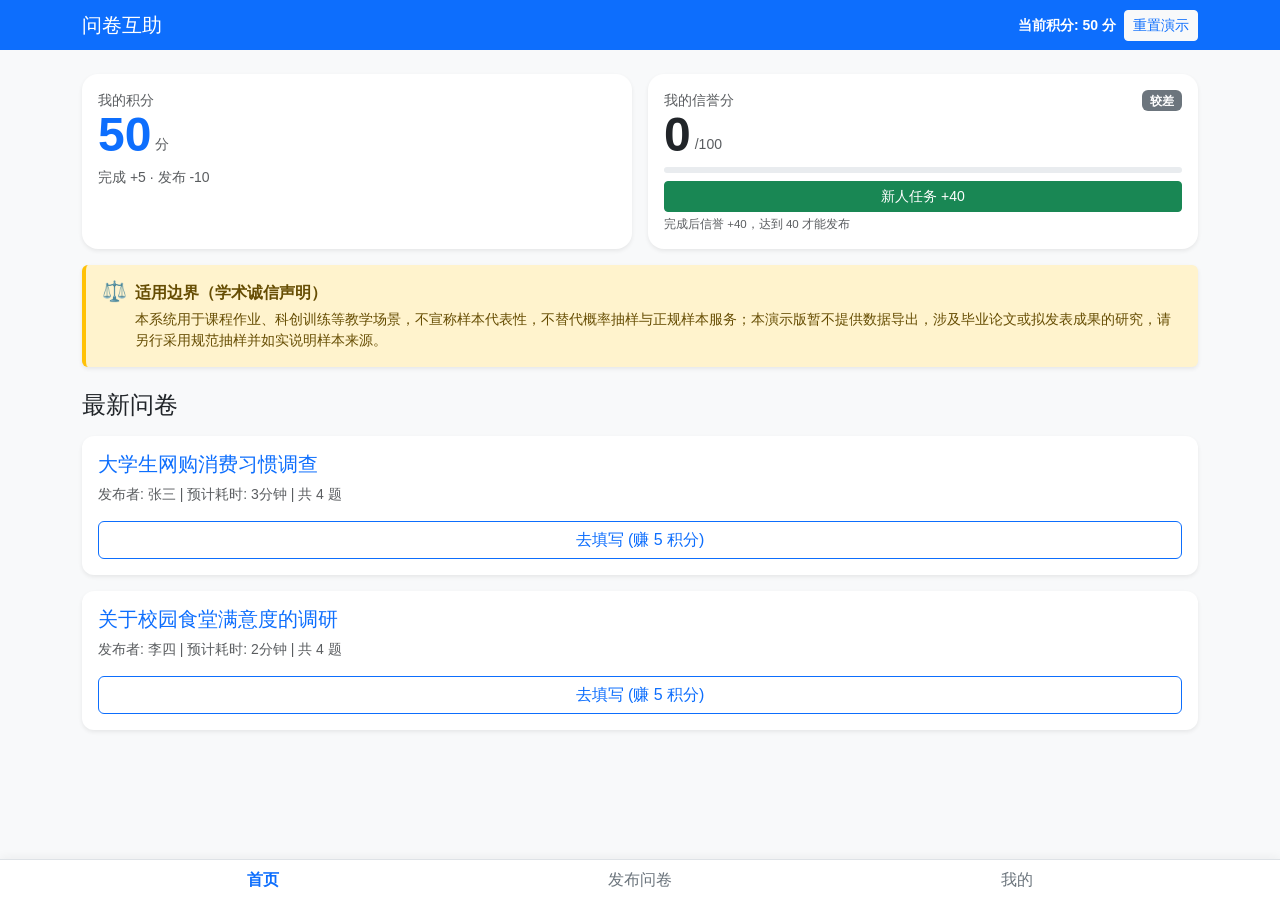
<file: index.html>
<!DOCTYPE html>
<html lang="zh-CN">
<head>
    <meta charset="UTF-8">
    <meta name="viewport" content="width=device-width, initial-scale=1.0">
    <title>问卷互助平台 - 首页</title>
    <!-- 引入 Bootstrap 5 的样式 -->
    <link href="https://cdn.jsdelivr.net/npm/bootstrap@5.3.0/dist/css/bootstrap.min.css" rel="stylesheet">
    <!-- 引入你自己的样式 -->
    <link rel="stylesheet" href="css/style.css">
</head>
<body class="bg-light">

    <!-- 顶部导航栏 -->
    <nav class="navbar navbar-dark bg-primary sticky-top">
        <div class="container">
            <span class="navbar-brand mb-0 h1">问卷互助</span>
            <div class="d-flex align-items-center gap-2">
                <!-- 这里显示积分（data-points 供 app.js 统一刷新） -->
                <span class="text-white fw-bold small text-nowrap">当前积分: <span id="top-points" data-points>50</span> 分</span>
                <!-- 一键重置：清空 points / claimed 后刷新 -->
                <button type="button" class="btn btn-sm btn-light text-primary text-nowrap"
                        onclick="resetDemoData()">重置演示</button>
            </div>
        </div>
    </nav>

    <!-- 主体内容区 -->
    <div class="container mt-4 mb-5 pb-5">
        <!-- 积分 / 信誉分双卡片：由 app.js 渲染，数值随 localStorage 实时更新 -->
        <div class="row g-3 mb-3" id="score-cards"></div>

        <!-- 适用边界：学术诚信声明（醒目提示，演示与答辩时都能看到） -->
        <div class="alert alert-warning border-0 border-start border-4 border-warning shadow-sm mb-4" role="alert">
            <div class="d-flex gap-2">
                <span class="fs-5 lh-1">⚖️</span>
                <div>
                    <div class="fw-bold mb-1">适用边界（学术诚信声明）</div>
                    <div class="small mb-0">本系统用于课程作业、科创训练等教学场景，不宣称样本代表性，不替代概率抽样与正规样本服务；本演示版暂不提供数据导出，涉及毕业论文或拟发表成果的研究，请另行采用规范抽样并如实说明样本来源。</div>
                </div>
            </div>
        </div>

        <h4 class="mb-3">最新问卷</h4>

        <!-- 问卷列表：由 js/app.js 从 localStorage 渲染（内置问卷 + 用户自己发布的） -->
        <div class="row" id="question-list">
            <!-- 卡片由 app.js 生成，不要在这里写死 -->
        </div>
    </div>

    <!-- 底部导航栏（固定在底部） -->
    <nav class="navbar fixed-bottom navbar-light bg-white border-top">
        <div class="container justify-content-around">
            <a class="nav-link text-primary fw-bold" href="index.html">首页</a>
            <a class="nav-link text-secondary" href="publish.html">发布问卷</a>
            <a class="nav-link text-secondary" href="profile.html">我的</a>
        </div>
    </nav>

    <!-- 引入 Bootstrap 的 JS -->
    <script src="https://cdn.jsdelivr.net/npm/bootstrap@5.3.0/dist/js/bootstrap.bundle.min.js"></script>
    <!-- 引入你自己的 JS -->
    <script src="js/app.js"></script>
</body>
</html>
</file>
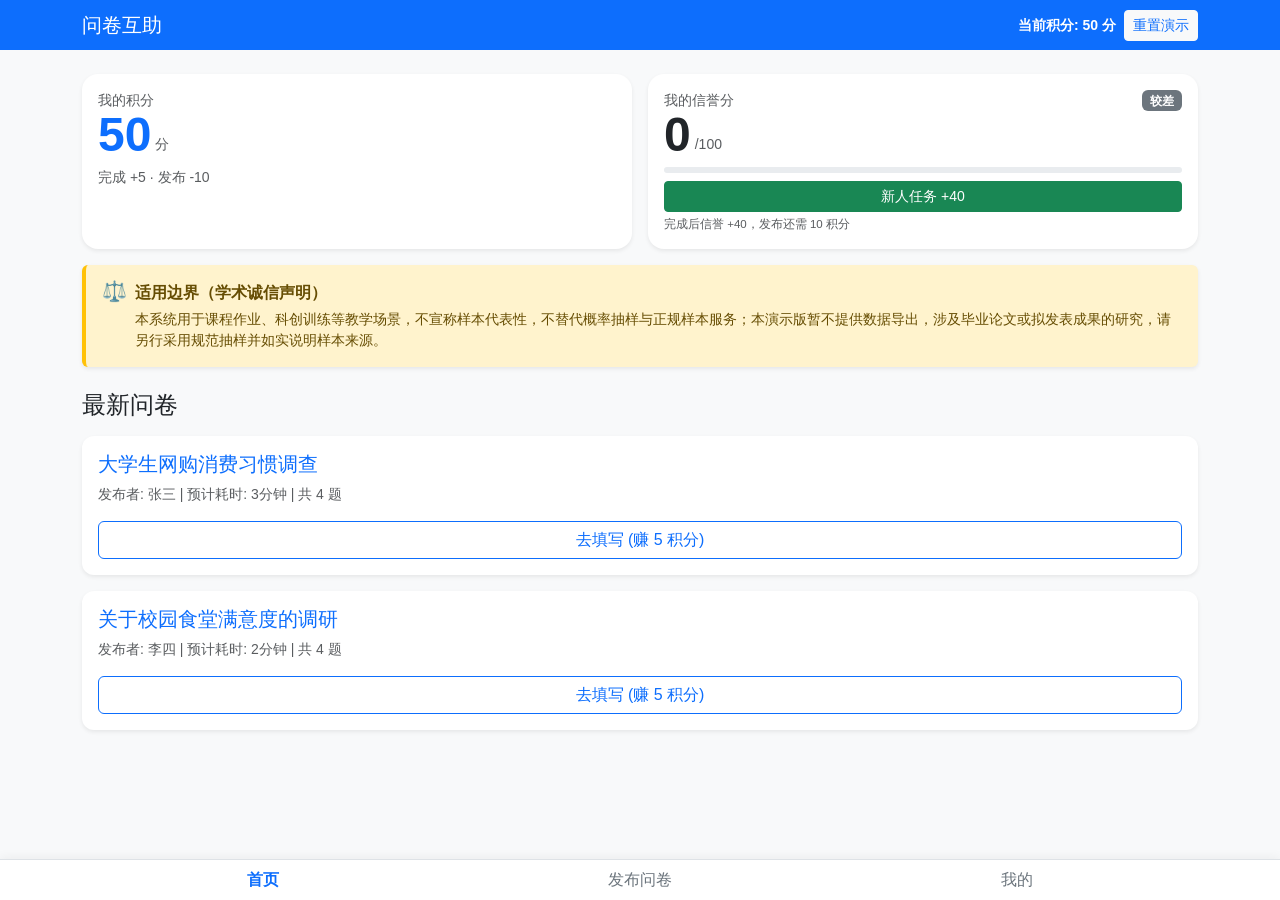
<file: web-mvp/index.html>
<!DOCTYPE html>
<html lang="zh-CN">
<head>
    <meta charset="UTF-8">
    <meta name="viewport" content="width=device-width, initial-scale=1.0">
    <title>问卷互助平台 - 首页</title>
    <!-- 引入 Bootstrap 5 的样式 -->
    <link href="https://cdn.jsdelivr.net/npm/bootstrap@5.3.0/dist/css/bootstrap.min.css" rel="stylesheet">
    <!-- 引入你自己的样式 -->
    <link rel="stylesheet" href="css/style.css">
</head>
<body class="bg-light">

    <!-- 顶部导航栏 -->
    <nav class="navbar navbar-dark bg-primary sticky-top">
        <div class="container">
            <span class="navbar-brand mb-0 h1">问卷互助</span>
            <div class="d-flex align-items-center gap-2">
                <!-- 这里显示积分（data-points 供 app.js 统一刷新） -->
                <span class="text-white fw-bold small text-nowrap">当前积分: <span id="top-points" data-points>0</span> 分</span>
                <!-- 一键重置：清空 points / claimed 后刷新 -->
                <button type="button" class="btn btn-sm btn-light text-primary text-nowrap"
                        onclick="resetDemoData()">重置演示</button>
            </div>
        </div>
    </nav>

    <!-- 主体内容区 -->
    <div class="container mt-4 mb-5 pb-5">
        <!-- 积分 / 信誉分双卡片：由 app.js 渲染，数值随 localStorage 实时更新 -->
        <div class="row g-3 mb-3" id="score-cards"></div>

        <!-- 适用边界：学术诚信声明（醒目提示，演示与答辩时都能看到） -->
        <div class="alert alert-warning border-0 border-start border-4 border-warning shadow-sm mb-4" role="alert">
            <div class="d-flex gap-2">
                <span class="fs-5 lh-1">⚖️</span>
                <div>
                    <div class="fw-bold mb-1">适用边界（学术诚信声明）</div>
                    <div class="small mb-0">本系统用于课程作业、科创训练等教学场景，不宣称样本代表性，不替代概率抽样与正规样本服务；本演示版暂不提供数据导出，涉及毕业论文或拟发表成果的研究，请另行采用规范抽样并如实说明样本来源。</div>
                </div>
            </div>
        </div>

        <h4 class="mb-3">最新问卷</h4>

        <!-- 问卷列表：由 js/app.js 从 localStorage 渲染（内置问卷 + 用户自己发布的） -->
        <div class="row" id="question-list">
            <!-- 卡片由 app.js 生成，不要在这里写死 -->
        </div>
    </div>

    <!-- 底部导航栏（固定在底部） -->
    <nav class="navbar fixed-bottom navbar-light bg-white border-top">
        <div class="container justify-content-around">
            <a class="nav-link text-primary fw-bold" href="index.html">首页</a>
            <a class="nav-link text-secondary" href="publish.html">发布问卷</a>
            <a class="nav-link text-secondary" href="profile.html">我的</a>
        </div>
    </nav>

    <!-- 引入 Bootstrap 的 JS -->
    <script src="https://cdn.jsdelivr.net/npm/bootstrap@5.3.0/dist/js/bootstrap.bundle.min.js"></script>
    <!-- 引入你自己的 JS -->
    <script src="js/app.js"></script>
</body>
</html>
</file>
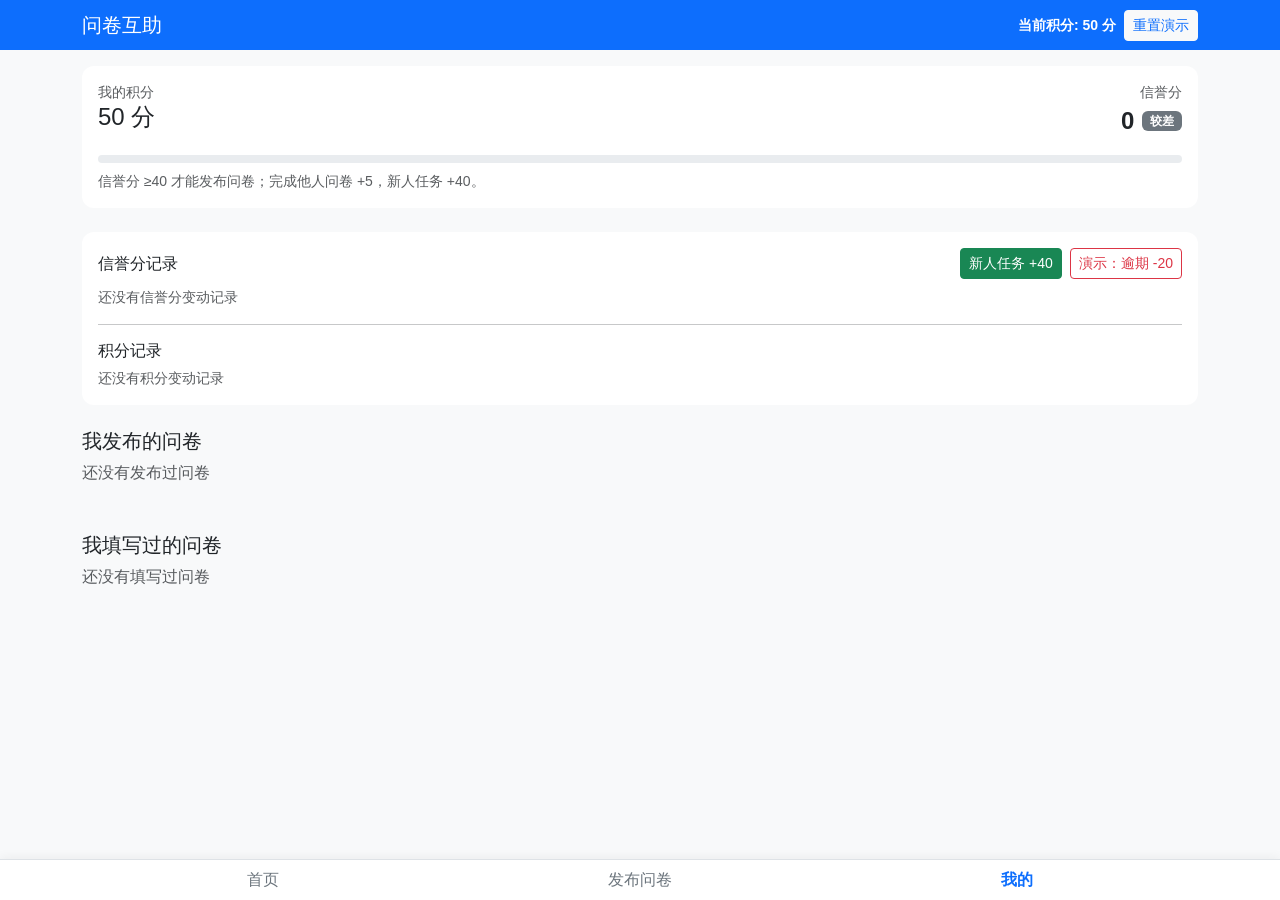
<file: profile.html>
<!DOCTYPE html>
<html lang="zh-CN">
<head>
    <meta charset="UTF-8">
    <meta name="viewport" content="width=device-width, initial-scale=1.0">
    <title>问卷互助平台 - 首页</title>
    <!-- 引入 Bootstrap 5 的样式 -->
    <link href="https://cdn.jsdelivr.net/npm/bootstrap@5.3.0/dist/css/bootstrap.min.css" rel="stylesheet">
    <!-- 引入你自己的样式 -->
    <link rel="stylesheet" href="css/style.css">
</head>
<body class="bg-light">

    <!-- 顶部导航栏 -->
    <nav class="navbar navbar-dark bg-primary sticky-top">
        <div class="container">
            <span class="navbar-brand mb-0 h1">问卷互助</span>
            <div class="d-flex align-items-center gap-2">
                <!-- 这里显示积分（data-points 供 app.js 统一刷新） -->
                <span class="text-white fw-bold small text-nowrap">当前积分: <span id="top-points" data-points>50</span> 分</span>
                <!-- 一键重置：清空 points / claimed 后刷新 -->
                <button type="button" class="btn btn-sm btn-light text-primary text-nowrap"
                        onclick="resetDemoData()">重置演示</button>
            </div>
        </div>
    </nav>

    
	<div class="container pb-5 mt-3">
    <div class="card mb-4">
        <div class="card-body">
            <div class="d-flex justify-content-between align-items-start">
                <div>
                    <div class="text-muted small">我的积分</div>
                    <h4 class="mb-0"><span id="profile-points">50</span> 分</h4>
                </div>
                <div class="text-end">
                    <div class="text-muted small">信誉分</div>
                    <div class="d-flex align-items-center gap-2">
                        <span class="fs-4 fw-bold" id="profile-credit">0</span>
                        <span class="badge bg-secondary" id="profile-credit-level">较差</span>
                    </div>
                </div>
            </div>
            <div class="progress mt-3" style="height:8px">
                <div class="progress-bar bg-secondary" id="profile-credit-bar" style="width:0%"></div>
            </div>
            <p class="text-muted small mb-0 mt-2">信誉分 ≥40 才能发布问卷；完成他人问卷 +5，新人任务 +40。</p>
        </div>
    </div>

    <div class="card mb-4">
        <div class="card-body">
            <div class="d-flex justify-content-between align-items-center mb-2">
                <h6 class="mb-0">信誉分记录</h6>
                <div class="d-flex gap-2">
                    <button id="onboard-btn" type="button" class="btn btn-sm btn-success"
                            onclick="claimOnboard()">新人任务 +40</button>
                    <button type="button" class="btn btn-sm btn-outline-danger"
                            onclick="demoPenalty()">演示：逾期 -20</button>
                </div>
            </div>
            <div id="credit-timeline"></div>
            <hr>
            <h6 class="mb-2">积分记录</h6>
            <div id="points-timeline"></div>
        </div>
    </div>

    <h5 class="mb-2">我发布的问卷</h5>
    <div id="my-surveys" class="mb-5">
    </div>

    <h5 class="mb-2">我填写过的问卷</h5>
    <div id="my-history">
    </div>
</div>

    <!-- 底部导航栏（固定在底部） -->
    <nav class="navbar fixed-bottom navbar-light bg-white border-top">
        <div class="container justify-content-around">
            <a class="nav-link text-secondary" href="index.html">首页</a>
            <a class="nav-link text-secondary" href="publish.html">发布问卷</a>
            <a class="nav-link text-primary fw-bold" href="profile.html">我的</a>
        </div>
    </nav>

    <!-- 引入 Bootstrap 的 JS -->
    <script src="https://cdn.jsdelivr.net/npm/bootstrap@5.3.0/dist/js/bootstrap.bundle.min.js"></script>
    <!-- 引入你自己的 JS -->
    <script src="js/app.js"></script>
	<script>
function renderMyPublish(){
  var list = window.SurveyStore.mine();
  var box = document.getElementById('my-surveys');
  if(list.length === 0){
    box.innerHTML = '<p class="text-muted">还没有发布过问卷</p>';
    return;
  }
  box.innerHTML = '';
  list.forEach(function(item){
    var div = document.createElement('div');
    div.className = 'd-flex justify-content-between align-items-center border-bottom py-2';
    div.innerHTML = `
      <span>${item.title}</span>
      <div>
        <a href="detail.html?id=${item.id}" class="me-2">查看</a>
        <button class="btn btn-sm btn-outline-danger" onclick="delSurvey(${item.id})">删除</button>
      </div>
    `;
    box.appendChild(div);
  })
}
function renderMyHistory(){
  var list = window.SurveyStore.history();
  var box = document.getElementById('my-history');
  if(list.length === 0){
    box.innerHTML = '<p class="text-muted">还没有填写过问卷</p>';
    return;
  }
  box.innerHTML = '';
  list.forEach(function(item){
    var div = document.createElement('div');
    div.className = 'border-bottom py-2';
    if(item.exists){
      div.textContent = item.title + " （填写获得 "+ item.reward +" 分）";
    }else{
      div.textContent = "问卷已删除";
      div.className += " text-muted";
    }
    box.appendChild(div);
  })
}
function delSurvey(id){
  if(confirm('确定要删除这份问卷吗？')){
    window.SurveyStore.remove(id);
    renderMyPublish();
  }
}
window.addEventListener('load',function(){
  renderMyPublish();
  renderMyHistory();
  var userInfo = window.SurveyStore.getUser();
  document.getElementById('profile-points').innerText = userInfo.score;
})
</script>
</body>
</html>
</file>
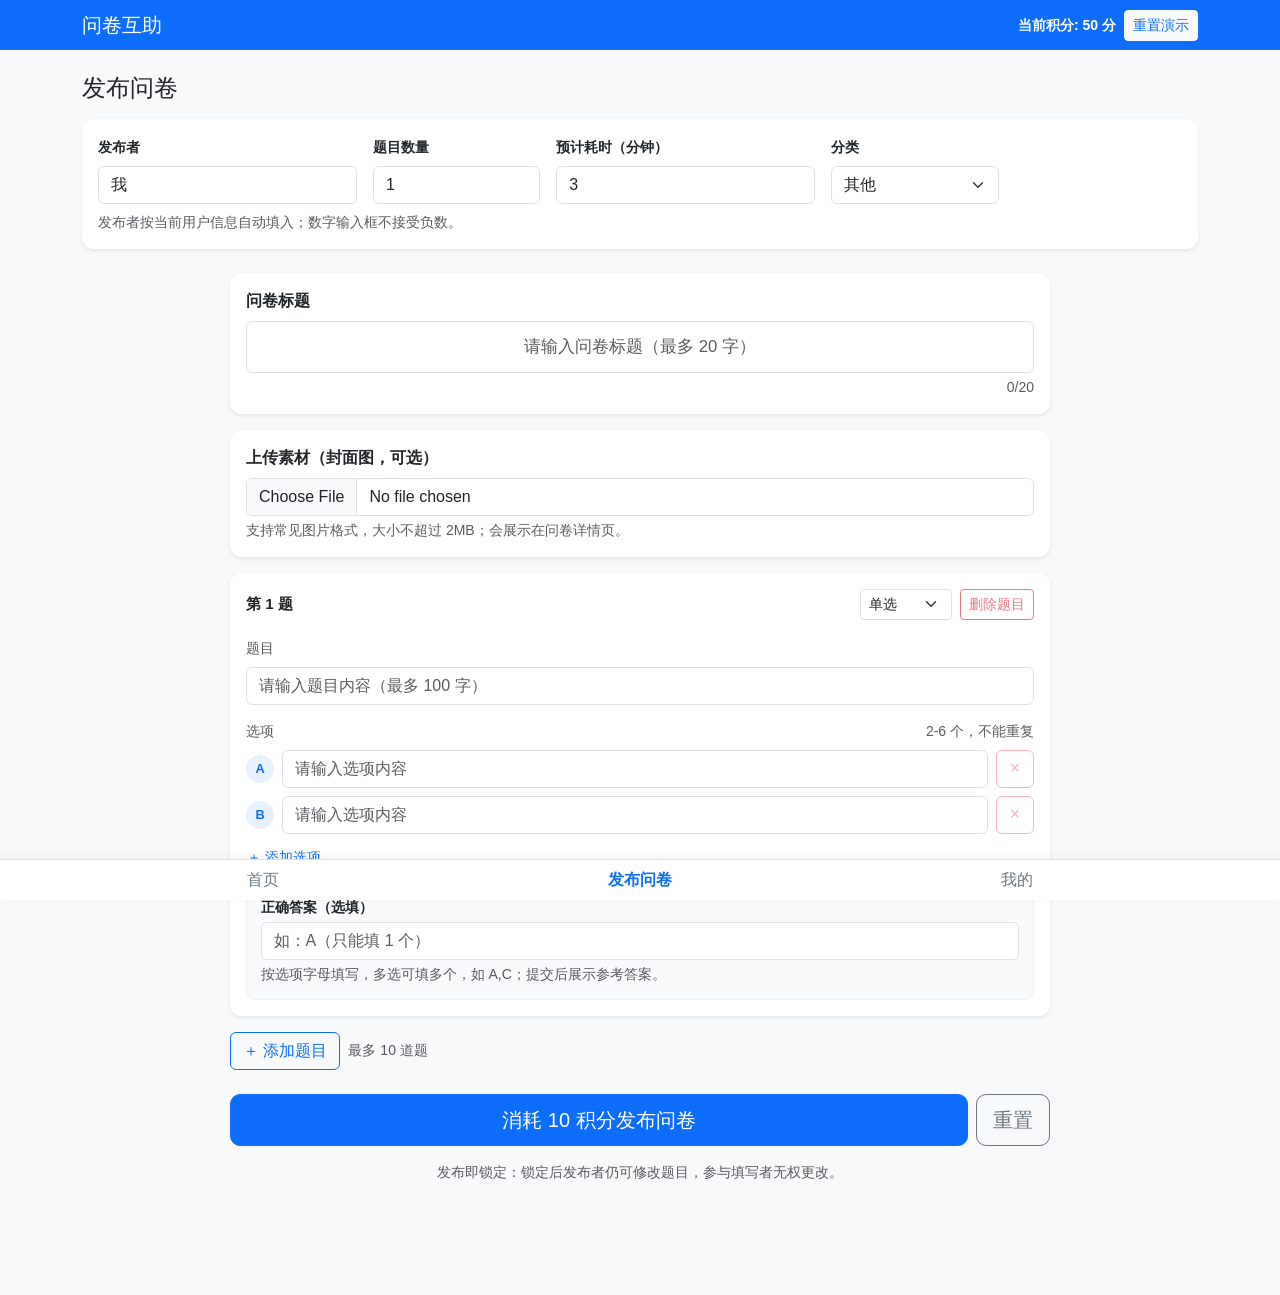
<file: publish.html>
<!DOCTYPE html>
<html lang="zh-CN">
<head>
    <meta charset="UTF-8">
    <meta name="viewport" content="width=device-width, initial-scale=1.0">
    <title>发布问卷 - 问卷互助</title>
    <link href="https://cdn.jsdelivr.net/npm/bootstrap@5.3.0/dist/css/bootstrap.min.css" rel="stylesheet">
    <link rel="stylesheet" href="css/style.css">
</head>
<body class="bg-light">

    <!-- 顶部导航 -->
    <nav class="navbar navbar-dark bg-primary sticky-top">
        <div class="container">
            <a class="navbar-brand mb-0 h1" href="index.html">问卷互助</a>
            <div class="d-flex align-items-center gap-2">
                <span class="text-white fw-bold small text-nowrap">当前积分: <span id="top-points" data-points>50</span> 分</span>
                <button type="button" class="btn btn-sm btn-light text-primary text-nowrap"
                        onclick="resetDemoData()">重置演示</button>
            </div>
        </div>
    </nav>

    <div class="container mt-4 mb-5 pb-5">
        <h4 class="mb-3" id="page-heading">发布问卷</h4>

        <div id="edit-banner" class="alert alert-info d-none" role="status"></div>

        <form id="publish-form" novalidate>
            <!-- 发布者 / 题目数量 / 预计耗时 / 分类：位于表单左上角 -->
            <div class="card border-0 shadow-sm publish-panel mb-4">
                <div class="card-body">
                    <div class="row g-3">
                        <div class="col-6 col-md-3">
                            <label for="publisher" class="form-label small fw-semibold">发布者</label>
                            <input type="text" class="form-control" id="publisher" maxlength="20"
                                   placeholder="自动使用当前用户" autocomplete="nickname">
                        </div>
                        <div class="col-6 col-md-2">
                            <label for="question-count" class="form-label small fw-semibold">题目数量</label>
                            <input type="number" class="form-control" id="question-count"
                                   min="1" max="10" step="1" value="1" inputmode="numeric">
                        </div>
                        <div class="col-6 col-md-3">
                            <label for="minutes" class="form-label small fw-semibold">预计耗时（分钟）</label>
                            <input type="number" class="form-control" id="minutes"
                                   min="1" max="60" step="1" value="3" inputmode="numeric">
                        </div>
                        <div class="col-6 col-md-2">
                            <label for="category" class="form-label small fw-semibold">分类</label>
                            <select class="form-select" id="category"></select>
                        </div>
                    </div>
                    <p class="form-text mt-2 mb-0">发布者按当前用户信息自动填入；数字输入框不接受负数。</p>
                </div>
            </div>

            <!-- 标题、素材、题目与操作区居中 -->
            <div class="publish-column">
                <div class="card border-0 shadow-sm publish-panel mb-3">
                    <div class="card-body">
                        <label for="title" class="form-label fw-semibold">问卷标题</label>
                        <input type="text" class="form-control publish-title-input" id="title"
                               maxlength="20" placeholder="请输入问卷标题（最多 20 字）" autocomplete="off">
                        <div class="text-end small text-muted mt-1"><span id="title-count">0</span>/20</div>
                    </div>
                </div>

                <div class="card border-0 shadow-sm publish-panel mb-3">
                    <div class="card-body">
                        <label for="material" class="form-label fw-semibold">上传素材（封面图，可选）</label>
                        <input type="file" class="form-control" id="material" accept="image/*">
                        <p class="form-text mb-0">支持常见图片格式，大小不超过 2MB；会展示在问卷详情页。</p>
                        <div class="d-none align-items-end gap-2 mt-2" id="material-preview">
                            <img id="material-preview-img" class="publish-material-img" alt="素材预览">
                            <button type="button" class="btn btn-sm btn-outline-danger" id="remove-material">移除素材</button>
                        </div>
                    </div>
                </div>

                <div id="questions" aria-label="题目设置"></div>

                <div class="d-flex align-items-center gap-2 mt-3 mb-4">
                    <button type="button" class="btn btn-outline-primary" id="add-question">＋ 添加题目</button>
                    <span class="small text-muted" id="question-limit-hint">最多 10 道题</span>
                </div>

                <div class="alert alert-danger d-none" id="form-error" role="alert"></div>

                <div class="d-flex gap-2 flex-wrap publish-actions mb-3">
                    <button type="submit" class="btn btn-primary btn-lg flex-grow-1" id="publish-submit">消耗 10 积分发布问卷</button>
                    <button type="button" class="btn btn-outline-secondary btn-lg" id="reset-form">重置</button>
                </div>

                <div class="alert alert-warning d-none" id="points-hint"></div>

                <p class="small text-muted text-center mb-0">
                    发布即锁定：锁定后发布者仍可修改题目，参与填写者无权更改。
                </p>
            </div>
        </form>
    </div>

    <!-- 底部导航 -->
    <nav class="navbar fixed-bottom navbar-light bg-white border-top">
        <div class="container justify-content-around">
            <a class="nav-link text-secondary" href="index.html">首页</a>
            <a class="nav-link text-primary fw-bold" href="publish.html">发布问卷</a>
            <a class="nav-link text-secondary" href="profile.html">我的</a>
        </div>
    </nav>

    <template id="question-template">
        <div class="card border-0 shadow-sm publish-panel mb-3 publish-question-card question-card">
            <div class="card-body">
                <div class="d-flex justify-content-between align-items-center gap-2 mb-3">
                    <h6 class="publish-question-no question-no mb-0">第 1 题</h6>
                    <div class="d-flex align-items-center gap-2">
                        <select class="form-select form-select-sm publish-type-select question-type" aria-label="题型">
                            <option value="single">单选</option>
                            <option value="multiple">多选</option>
                        </select>
                        <button type="button" class="btn btn-sm btn-outline-danger remove-question">删除题目</button>
                    </div>
                </div>
                <label class="form-label small text-muted">题目</label>
                <input type="text" class="form-control question-text" maxlength="100"
                       placeholder="请输入题目内容（最多 100 字）">
                <div class="d-flex justify-content-between align-items-center mt-3 mb-2">
                    <span class="form-label small text-muted mb-0">选项</span>
                    <span class="small text-muted">2-6 个，不能重复</span>
                </div>
                <div class="options"></div>
                <button type="button" class="btn btn-sm btn-link px-0 add-option">＋ 添加选项</button>
                <div class="publish-answer-box mt-2">
                    <label class="form-label small fw-semibold mb-1">正确答案（选填）</label>
                    <input type="text" class="form-control answer-input" maxlength="23"
                           placeholder="如：A（只能填 1 个）">
                    <div class="form-text">按选项字母填写，多选可填多个，如 A,C；提交后展示参考答案。</div>
                </div>
            </div>
        </div>
    </template>

    <template id="option-template">
        <div class="d-flex align-items-center gap-2 mb-2 publish-option-row option-row">
            <span class="publish-option-letter option-letter">A</span>
            <input type="text" class="form-control option-input" maxlength="50" placeholder="请输入选项内容">
            <button type="button" class="btn btn-outline-danger remove-option" aria-label="删除选项">×</button>
        </div>
    </template>

    <script src="https://cdn.jsdelivr.net/npm/bootstrap@5.3.0/dist/js/bootstrap.bundle.min.js"></script>
    <script src="js/app.js"></script>
    <script src="js/publish.js"></script>
</body>
</html>
</file>
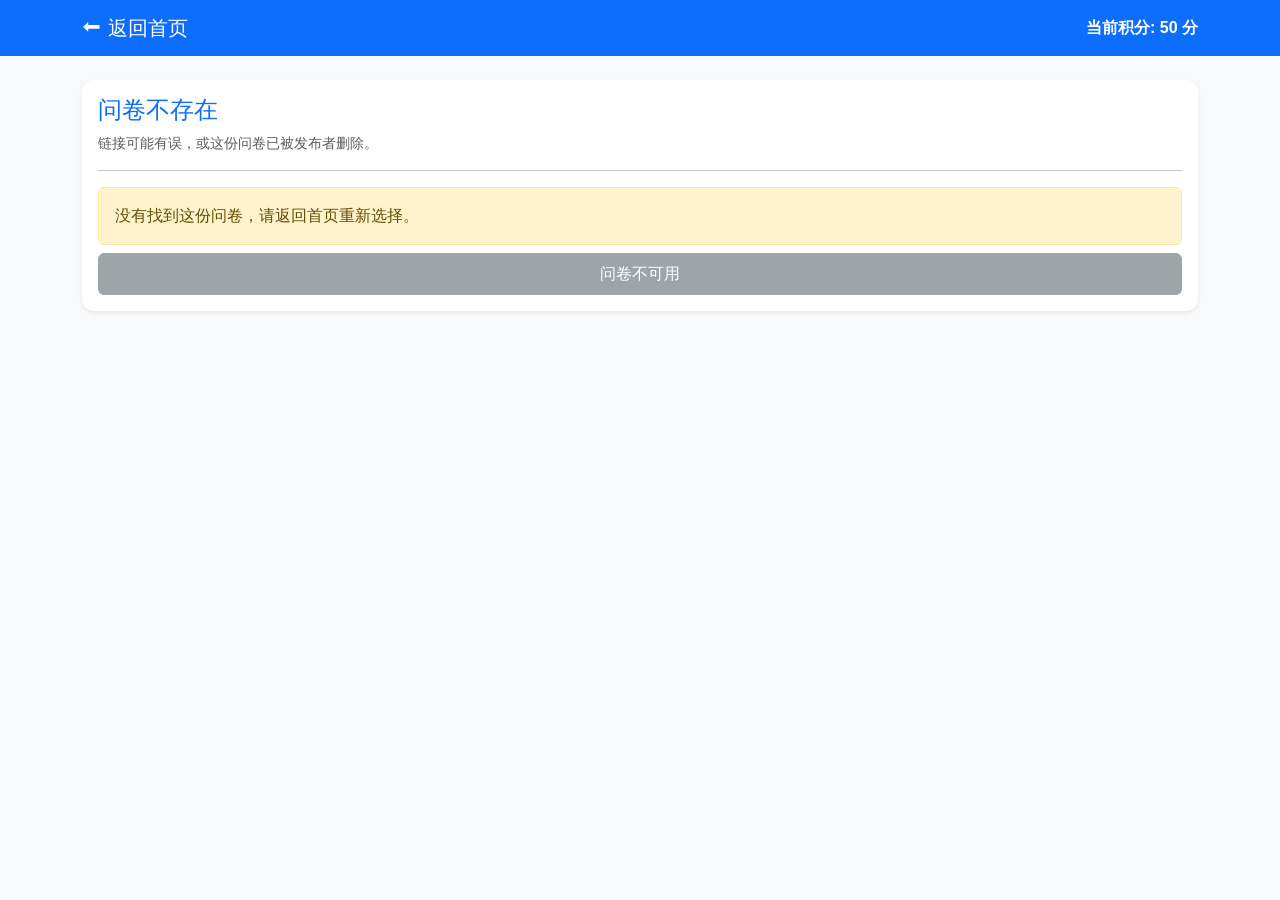
<file: web-mvp/detail.html>
<!DOCTYPE html>
<html lang="zh-CN">
<head>
    <meta charset="UTF-8">
    <meta name="viewport" content="width=device-width, initial-scale=1.0">
    <title>填写问卷</title>
    <link href="https://cdn.jsdelivr.net/npm/bootstrap@5.3.0/dist/css/bootstrap.min.css" rel="stylesheet">
    <link rel="stylesheet" href="css/style.css">
</head>
<body class="bg-light">

    <!-- 返回首页必须是真链接，不能是 href=" "，也不依赖 JS -->
    <nav class="navbar navbar-dark bg-primary sticky-top">
        <div class="container">
            <a class="navbar-brand" href="index.html">⬅ 返回首页</a>
            <span class="text-white fw-bold">当前积分: <span id="top-points" data-points>0</span> 分</span>
        </div>
    </nav>

    <div class="container mt-4 mb-5 pb-5">
        <div class="card shadow-sm">
            <div class="card-body">
                <!-- 标题和题目由 app.js 按 URL 中的 id 渲染 -->
                <h4 class="card-title text-primary" id="q-title">问卷详情</h4>
                <p class="text-muted small mb-3" id="q-meta"></p>
                <div class="small text-muted mb-3 d-none" id="answer-timer">
                    ⏱️ 正在记录作答时间：<span id="timer-display" class="fw-bold text-danger">0</span> 秒
                </div>
                <hr>
                <div id="q-body"></div>

                <!-- 核心按钮：未答完为灰色不可点，答完后由 app.js 变绿启用 -->
                <button id="claim-btn" class="btn btn-secondary w-100 py-2 mt-2" onclick="claimPoints()" disabled>请先答完题目</button>
                <div id="tip" class="text-success text-center mt-2 fw-bold" style="display: none;">完成奖励：积分 +5、信誉分 +5</div>
            </div>
        </div>
    </div>

    <script src="https://cdn.jsdelivr.net/npm/bootstrap@5.3.0/dist/js/bootstrap.bundle.min.js"></script>
    <script src="js/stats.js"></script>
    <!-- 注意：这里引入了 app.js -->
    <script src="js/app.js"></script>
</body>
</html>
</file>
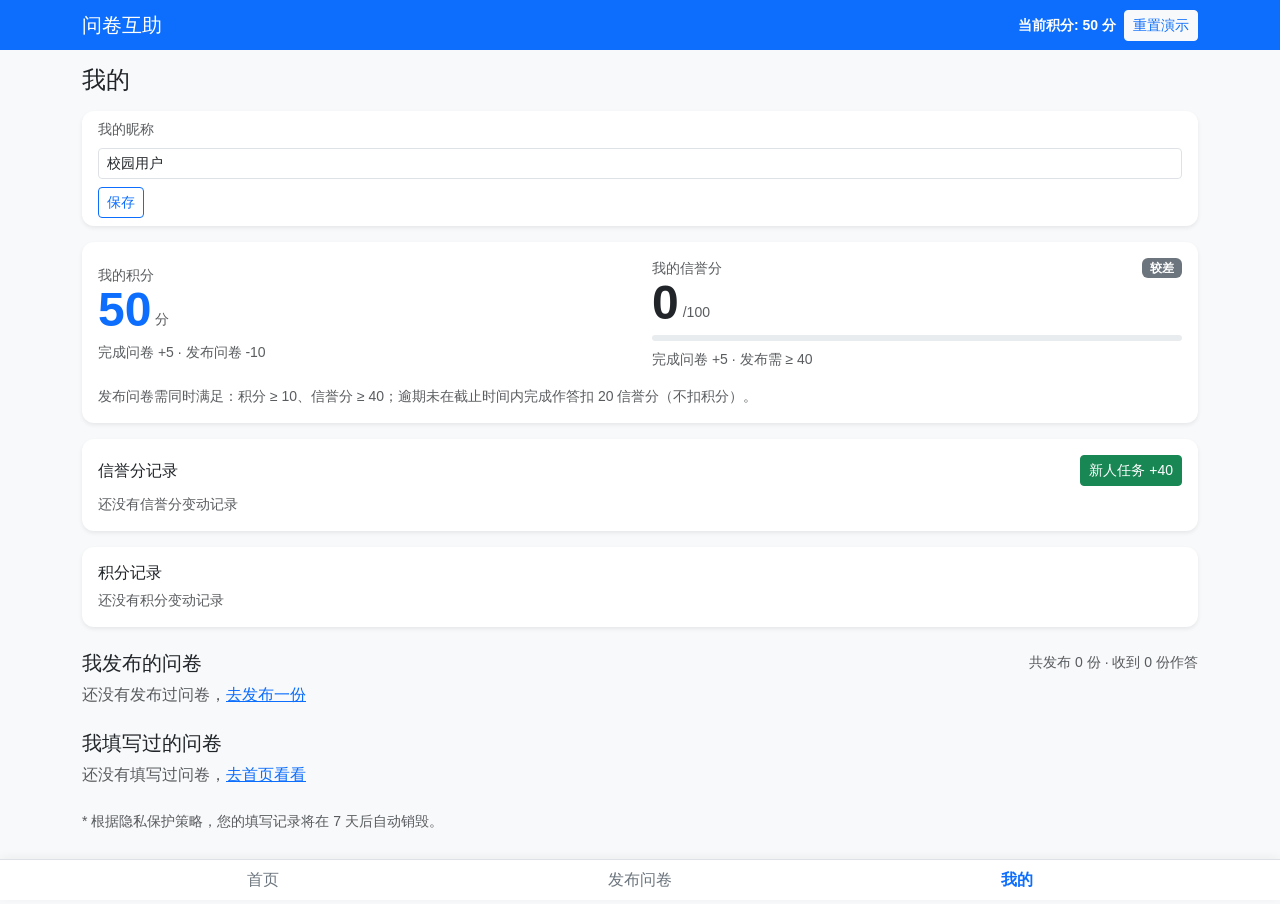
<file: web-mvp/profile.html>
<!DOCTYPE html>
<html lang="zh-CN">
<head>
    <meta charset="UTF-8">
    <meta name="viewport" content="width=device-width, initial-scale=1.0">
    <title>我的 - 问卷互助</title>
    <link href="https://cdn.jsdelivr.net/npm/bootstrap@5.3.0/dist/css/bootstrap.min.css" rel="stylesheet">
    <link rel="stylesheet" href="css/style.css">
</head>
<body class="bg-light">

    <!-- 顶部导航栏 -->
    <nav class="navbar navbar-dark bg-primary sticky-top">
        <div class="container">
            <a class="navbar-brand mb-0 h1" href="index.html">问卷互助</a>
            <div class="d-flex align-items-center gap-2">
                <span class="text-white fw-bold small text-nowrap">当前积分: <span id="top-points" data-points>0</span> 分</span>
                <button type="button" class="btn btn-sm btn-light text-primary text-nowrap"
                        onclick="resetDemoData()">重置演示</button>
            </div>
        </div>
    </nav>

    <div class="container pb-5 mt-3">
        <h4 class="mb-3">我的</h4>

        <!-- 发布者昵称：所有自己发布的问卷统一显示这个名字 -->
        <div class="card border-0 shadow-sm mb-3">
            <div class="card-body py-2 d-flex align-items-center gap-2 flex-wrap">
                <label for="nickname-input" class="small text-muted mb-0 text-nowrap">我的昵称</label>
                <input type="text" class="form-control form-control-sm flex-grow-1"
                       id="nickname-input" maxlength="20" autocomplete="off">
                <button type="button" class="btn btn-sm btn-outline-primary" id="nickname-save">保存</button>
                <span class="small text-success" id="nickname-tip"></span>
            </div>
        </div>

        <!-- 积分 / 信誉分总览：数值由 app.js 统一刷新 -->
        <div class="card border-0 shadow-sm mb-3">
            <div class="card-body">
                <div class="row g-4 align-items-center">
                    <div class="col-6">
                        <div class="text-muted small">我的积分</div>
                        <div class="d-flex align-items-end gap-1">
                            <span class="display-5 fw-bold text-primary lh-1" id="profile-points" data-points>0</span>
                            <span class="text-muted small mb-1">分</span>
                        </div>
                        <p class="text-muted small mb-0 mt-2">完成问卷 +5 · 发布问卷 -10</p>
                    </div>
                    <div class="col-6">
                        <div class="d-flex justify-content-between align-items-center">
                            <div class="text-muted small">我的信誉分</div>
                            <span class="badge bg-secondary" id="profile-credit-level">较差</span>
                        </div>
                        <div class="d-flex align-items-end gap-1">
                            <span class="display-5 fw-bold lh-1" id="profile-credit" data-credit>0</span>
                            <span class="text-muted small mb-1">/100</span>
                        </div>
                        <div class="progress mt-2" style="height:6px" role="progressbar"
                             aria-label="信誉分" aria-valuenow="0" aria-valuemin="0" aria-valuemax="100">
                            <div class="progress-bar bg-secondary" id="profile-credit-bar" style="width:0%"></div>
                        </div>
                        <p class="text-muted small mb-0 mt-2">完成问卷 +5 · 发布需 ≥ 40</p>
                    </div>
                </div>
                <p class="text-muted small mb-0 mt-3">
                    发布问卷需同时满足：积分 ≥ 10、信誉分 ≥ 40；逾期未在截止时间内完成作答扣 20 信誉分（不扣积分）。
                </p>
            </div>
        </div>

        <!-- 信誉分流水 -->
        <div class="card border-0 shadow-sm mb-3">
            <div class="card-body">
                <div class="d-flex justify-content-between align-items-center mb-2 flex-wrap gap-2">
                    <h6 class="mb-0">信誉分记录</h6>
                    <div class="d-flex gap-2">
                        <button id="onboard-btn" type="button" class="btn btn-sm btn-success"
                                onclick="claimOnboard()">新人任务 +40</button>
                        <button id="demo-btn" type="button" class="btn btn-sm btn-outline-danger d-none"
                                onclick="demoPenalty()">演示：逾期 -20</button>
                    </div>
                </div>
                <div id="credit-timeline"></div>
            </div>
        </div>

        <!-- 积分流水 -->
        <div class="card border-0 shadow-sm mb-4">
            <div class="card-body">
                <h6 class="mb-2">积分记录</h6>
                <div id="points-timeline"></div>
            </div>
        </div>

        <!-- 我发布的问卷：发布者统计（与详情页同一套条状图） -->
        <div class="d-flex justify-content-between align-items-center mb-2 flex-wrap gap-2">
            <h5 class="mb-0">我发布的问卷</h5>
            <span class="small text-muted" id="my-publish-summary"></span>
        </div>
        <div id="my-surveys" class="mb-4"></div>

        <!-- 我填写过的问卷：按领取顺序整理 -->
        <h5 class="mb-2">我填写过的问卷</h5>
        <div id="my-history" class="mb-4"></div>
        <p class="text-muted small mb-4">* 根据隐私保护策略，您的填写记录将在 7 天后自动销毁。</p>
    </div>

    <!-- 底部导航栏 -->
    <nav class="navbar fixed-bottom navbar-light bg-white border-top">
        <div class="container justify-content-around">
            <a class="nav-link text-secondary" href="index.html">首页</a>
            <a class="nav-link text-secondary" href="publish.html">发布问卷</a>
            <a class="nav-link text-primary fw-bold" href="profile.html">我的</a>
        </div>
    </nav>

    <script src="https://cdn.jsdelivr.net/npm/bootstrap@5.3.0/dist/js/bootstrap.bundle.min.js"></script>
    <script src="js/stats.js"></script>
    <script src="js/app.js"></script>
    <script src="js/profile.js"></script>
</body>
</html>
</file>
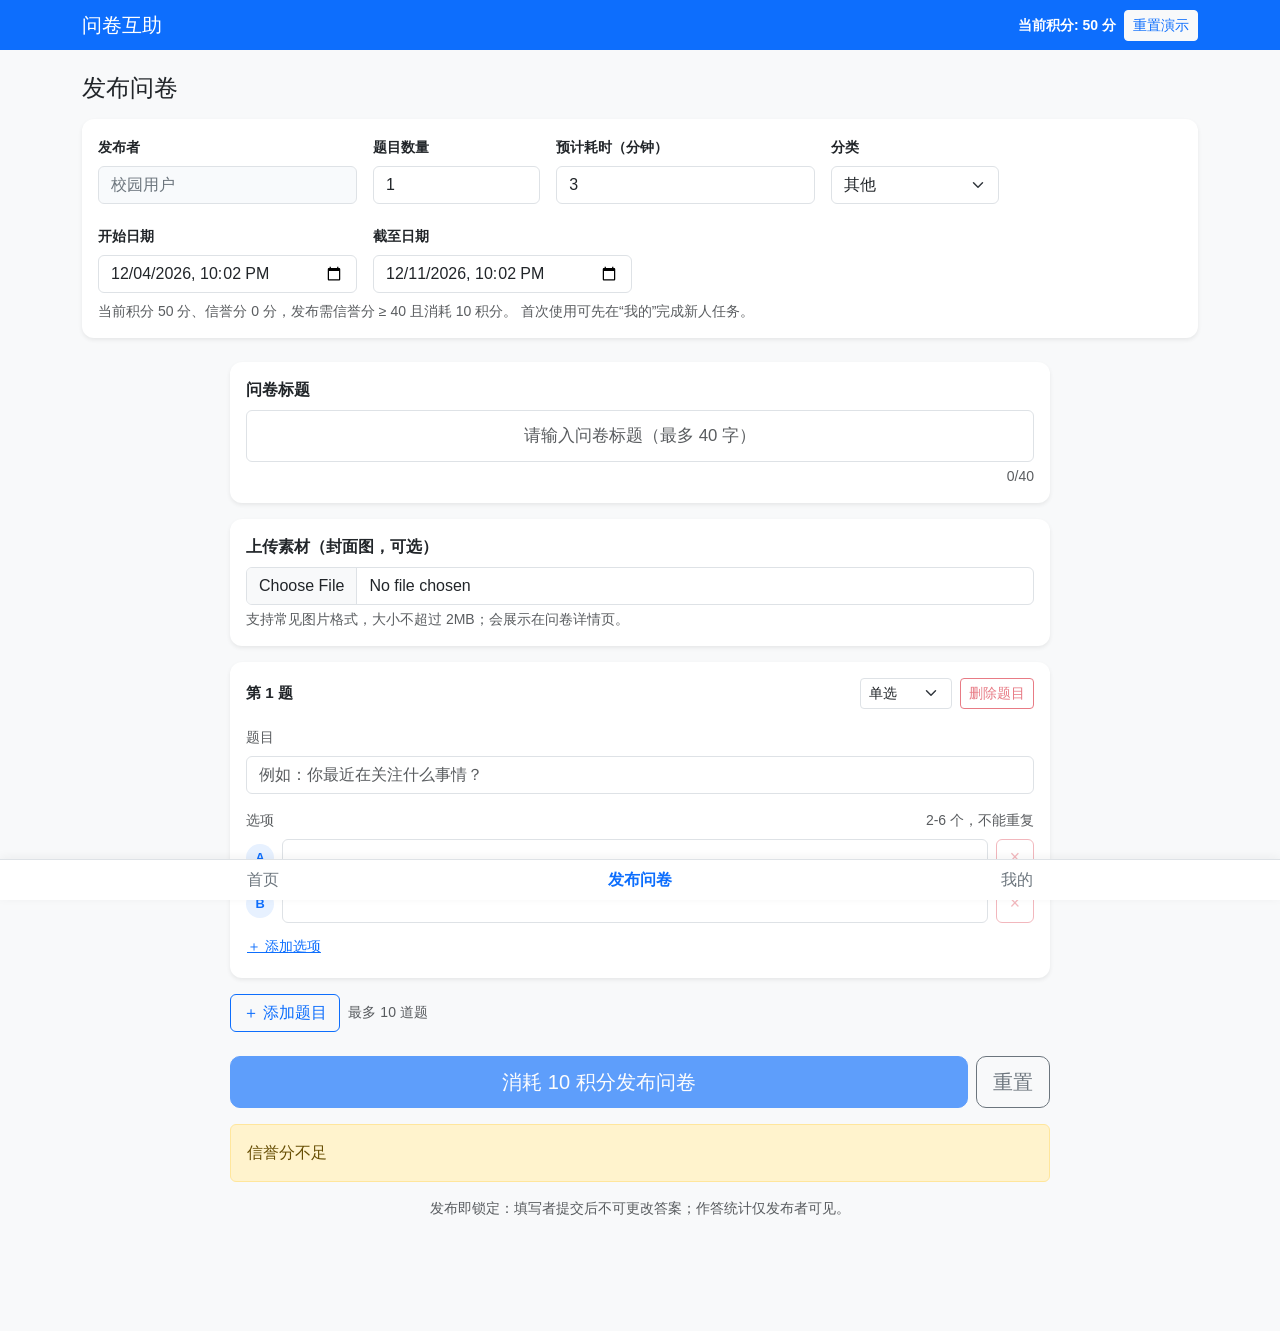
<file: web-mvp/publish.html>
<!DOCTYPE html>
<html lang="zh-CN">
<head>
    <meta charset="UTF-8">
    <meta name="viewport" content="width=device-width, initial-scale=1.0">
    <title>发布问卷 - 问卷互助</title>
    <link href="https://cdn.jsdelivr.net/npm/bootstrap@5.3.0/dist/css/bootstrap.min.css" rel="stylesheet">
    <link rel="stylesheet" href="css/style.css">
</head>
<body class="bg-light">

    <!-- 顶部导航 -->
    <nav class="navbar navbar-dark bg-primary sticky-top">
        <div class="container">
            <a class="navbar-brand mb-0 h1" href="index.html">问卷互助</a>
            <div class="d-flex align-items-center gap-2">
                <span class="text-white fw-bold small text-nowrap">当前积分: <span id="top-points" data-points>0</span> 分</span>
                <button type="button" class="btn btn-sm btn-light text-primary text-nowrap"
                        onclick="resetDemoData()">重置演示</button>
            </div>
        </div>
    </nav>

    <div class="container mt-4 mb-5 pb-5">
        <h4 class="mb-3" id="page-heading">发布问卷</h4>

        <div id="edit-banner" class="alert alert-info d-none" role="status"></div>

        <form id="publish-form" novalidate>
            <!-- 发布者 / 题目数量 / 耗时 / 分类 / 作答时间窗：表单顶部 -->
            <div class="card border-0 shadow-sm publish-panel mb-4">
                <div class="card-body">
                    <div class="row g-3">
                        <div class="col-6 col-md-3">
                            <label for="publisher" class="form-label small fw-semibold">发布者</label>
                            <input type="text" class="form-control" id="publisher" value="校园用户"
                                   readonly aria-readonly="true">
                        </div>
                        <div class="col-6 col-md-2">
                            <label for="question-count" class="form-label small fw-semibold">题目数量</label>
                            <input type="number" class="form-control" id="question-count"
                                   min="1" max="10" step="1" value="1" inputmode="numeric">
                        </div>
                        <div class="col-6 col-md-3">
                            <label for="minutes" class="form-label small fw-semibold">预计耗时（分钟）</label>
                            <input type="number" class="form-control" id="minutes"
                                   min="1" max="60" step="1" value="3" inputmode="numeric">
                        </div>
                        <div class="col-6 col-md-2">
                            <label for="category" class="form-label small fw-semibold">分类</label>
                            <select class="form-select" id="category"></select>
                        </div>
                    </div>
                    <div class="row g-3 mt-1">
                        <div class="col-12 col-sm-6 col-md-3">
                            <label for="start-at" class="form-label small fw-semibold">开始日期</label>
                            <input type="datetime-local" class="form-control" id="start-at">
                        </div>
                        <div class="col-12 col-sm-6 col-md-3">
                            <label for="end-at" class="form-label small fw-semibold">截至日期</label>
                            <input type="datetime-local" class="form-control" id="end-at">
                        </div>
                    </div>
                    <p class="form-text mt-2 mb-0" id="publish-rule-hint"></p>
                </div>
            </div>

            <!-- 标题、素材、题目与操作区居中 -->
            <div class="publish-column">
                <div class="card border-0 shadow-sm publish-panel mb-3">
                    <div class="card-body">
                        <label for="title" class="form-label fw-semibold">问卷标题</label>
                        <input type="text" class="form-control publish-title-input" id="title"
                               maxlength="40" placeholder="请输入问卷标题（最多 40 字）" autocomplete="off">
                        <div class="text-end small text-muted mt-1"><span id="title-count">0</span>/40</div>
                    </div>
                </div>

                <div class="card border-0 shadow-sm publish-panel mb-3">
                    <div class="card-body">
                        <label for="material" class="form-label fw-semibold">上传素材（封面图，可选）</label>
                        <input type="file" class="form-control" id="material" accept="image/*">
                        <p class="form-text mb-0">支持常见图片格式，大小不超过 2MB；会展示在问卷详情页。</p>
                        <div class="d-none align-items-end gap-2 mt-2" id="material-preview">
                            <img id="material-preview-img" class="publish-material-img" alt="素材预览">
                            <button type="button" class="btn btn-sm btn-outline-danger" id="remove-material">移除素材</button>
                        </div>
                    </div>
                </div>

                <div id="questions" aria-label="题目设置"></div>

                <div class="d-flex align-items-center gap-2 mt-3 mb-4">
                    <button type="button" class="btn btn-outline-primary" id="add-question">＋ 添加题目</button>
                    <span class="small text-muted" id="question-limit-hint">最多 10 道题</span>
                </div>

                <div class="alert alert-danger d-none" id="form-error" role="alert"></div>

                <div class="d-flex gap-2 flex-wrap publish-actions mb-3">
                    <button type="submit" class="btn btn-primary btn-lg flex-grow-1" id="publish-submit">消耗 10 积分发布问卷</button>
                    <button type="button" class="btn btn-outline-secondary btn-lg" id="reset-form">重置</button>
                </div>

                <div class="alert alert-warning d-none" id="points-hint"></div>

                <p class="small text-muted text-center mb-0">
                    发布即锁定：填写者提交后不可更改答案；作答统计仅发布者可见。
                </p>
            </div>
        </form>
    </div>

    <!-- 底部导航 -->
    <nav class="navbar fixed-bottom navbar-light bg-white border-top">
        <div class="container justify-content-around">
            <a class="nav-link text-secondary" href="index.html">首页</a>
            <a class="nav-link text-primary fw-bold" href="publish.html">发布问卷</a>
            <a class="nav-link text-secondary" href="profile.html">我的</a>
        </div>
    </nav>

    <template id="question-template">
        <div class="card border-0 shadow-sm publish-panel mb-3 publish-question-card question-card">
            <div class="card-body">
                <div class="d-flex justify-content-between align-items-center gap-2 mb-3">
                    <h6 class="publish-question-no question-no mb-0">第 1 题</h6>
                    <div class="d-flex align-items-center gap-2">
                        <select class="form-select form-select-sm publish-type-select question-type" aria-label="题型">
                            <option value="single">单选</option>
                            <option value="multiple">多选</option>
                            <option value="open">开放题</option>
                        </select>
                        <button type="button" class="btn btn-sm btn-outline-danger remove-question">删除题目</button>
                    </div>
                </div>
                <label class="form-label small text-muted">题目</label>
                <input type="text" class="form-control question-text" maxlength="100"
                       placeholder="请输入题目内容（最多 100 字）">
                <div class="options-block mt-3">
                    <div class="d-flex justify-content-between align-items-center mb-2">
                        <span class="form-label small text-muted mb-0">选项</span>
                        <span class="small text-muted">2-6 个，不能重复</span>
                    </div>
                    <div class="options"></div>
                    <button type="button" class="btn btn-sm btn-link px-0 add-option">＋ 添加选项</button>
                </div>
                <div class="publish-open-hint open-question-hint d-none mt-2">
                    开放题无需设置选项，作答者最多输入 100 字。
                </div>
            </div>
        </div>
    </template>

    <template id="option-template">
        <div class="d-flex align-items-center gap-2 mb-2 publish-option-row option-row">
            <span class="publish-option-letter option-letter">A</span>
            <input type="text" class="form-control option-input" maxlength="50" aria-label="选项内容">
            <button type="button" class="btn btn-outline-danger remove-option" aria-label="删除选项">×</button>
        </div>
    </template>

    <script src="https://cdn.jsdelivr.net/npm/bootstrap@5.3.0/dist/js/bootstrap.bundle.min.js"></script>
    <script src="js/app.js"></script>
    <script src="js/publish.js"></script>
</body>
</html>
</file>
<file: css/style.css>
/* 1. 全局字体设置（让字看起来更顺眼） */
body {
    font-family: -apple-system, BlinkMacSystemFont, "Segoe UI", Roboto, "Helvetica Neue", Arial, sans-serif;
    /* 稍微加一点淡淡的背景色，配合Bootstrap的bg-light */
    background-color: #f4f7f6 !important; 
}

/* 2. 卡片悬浮特效（鼠标放上去卡片稍微浮起来，有交互感） */
.card {
    transition: transform 0.2s ease-in-out, box-shadow 0.2s ease-in-out;
    border-radius: 12px; /* 圆角更大一点 */
    border: none;
}

.card:hover {
    transform: translateY(-3px); /* 鼠标悬停时上浮3像素 */
    box-shadow: 0 .5rem 1rem rgba(0,0,0,.15)!important; /* 阴影加深 */
}

/* 3. 底部导航栏微调 */
.navbar.fixed-bottom {
    box-shadow: 0 -2px 10px rgba(0,0,0,.05); /* 底部加点小阴影，更有立体感 */
}

/* ============================================================
 * 发布问卷页
 * 只作用于发布页/详情页新增元素，不改变其它页面的卡片结构。
 * ============================================================ */

.publish-column {
    max-width: 820px;
    padding-bottom: 1rem;
    margin-left: auto;
    margin-right: auto;
}

/* 表单卡片不跟随通用 .card:hover 上浮，避免填写时晃动 */
.publish-panel {
    transition: none;
}

.publish-panel:hover {
    transform: none;
    box-shadow: 0 .125rem .25rem rgba(0,0,0,.075) !important;
}

.publish-title-input {
    height: 52px;
    text-align: center;
    font-size: 1.05rem;
    font-weight: 500;
}

.publish-title-input::placeholder {
    font-weight: 400;
}

.publish-question-no {
    font-size: .95rem;
    font-weight: 600;
    color: #212529;
}

.publish-type-select {
    width: 92px;
}

.publish-option-row .form-control {
    flex: 1;
    min-width: 0;
}

.publish-option-letter {
    display: flex;
    align-items: center;
    justify-content: center;
    flex: 0 0 28px;
    width: 28px;
    height: 28px;
    color: #0d6efd;
    background: #e7f1ff;
    border-radius: 50%;
    font-size: .8rem;
    font-weight: 600;
}

.publish-option-row .remove-option {
    flex: 0 0 38px;
    width: 38px;
    height: 38px;
    padding: 0;
    font-size: 1.1rem;
    line-height: 1;
}

.publish-option-row .remove-option:disabled {
    opacity: .35;
}

.publish-answer-box {
    padding: .85rem;
    background: #f8fafc;
    border: 1px solid #eef2f7;
    border-radius: 10px;
}

.publish-material-img {
    display: block;
    max-width: 240px;
    max-height: 150px;
    object-fit: cover;
    background: #f8fafc;
    border: 1px solid #e5e7eb;
    border-radius: 9px;
}

.publish-actions .btn {
    min-height: 52px;
    border-radius: 10px;
}

/* 详情页：发布页上传的封面 */
.survey-cover {
    display: block;
    width: 100%;
    max-height: 280px;
    margin-bottom: 1rem;
    object-fit: cover;
    background: #f8fafc;
    border-radius: 10px;
}

@media (max-width: 575.98px) {
    .publish-title-input {
        font-size: 1rem;
    }

    .publish-type-select {
        width: 84px;
    }

    .publish-actions {
        flex-direction: column;
    }

    .publish-actions .btn {
        width: 100%;
    }
}
</file>
<file: web-mvp/css/style.css>
/* 1. 全局字体设置（让字看起来更顺眼） */
body {
    font-family: -apple-system, BlinkMacSystemFont, "Segoe UI", Roboto, "Helvetica Neue", Arial, sans-serif;
    /* 稍微加一点淡淡的背景色，配合Bootstrap的bg-light */
    background-color: #f4f7f6 !important; 
}

/* 2. 卡片悬浮特效（鼠标放上去卡片稍微浮起来，有交互感） */
.card {
    transition: transform 0.2s ease-in-out, box-shadow 0.2s ease-in-out;
    border-radius: 12px; /* 圆角更大一点 */
    border: none;
}

.card:hover {
    transform: translateY(-3px); /* 鼠标悬停时上浮3像素 */
    box-shadow: 0 .5rem 1rem rgba(0,0,0,.15)!important; /* 阴影加深 */
}

/* 3. 底部导航栏微调 */
.navbar.fixed-bottom {
    box-shadow: 0 -2px 10px rgba(0,0,0,.05); /* 底部加点小阴影，更有立体感 */
}

/* ============================================================
 * 发布问卷页
 * 只作用于发布页/详情页新增元素，不改变其它页面的卡片结构。
 * ============================================================ */

.publish-column {
    max-width: 820px;
    padding-bottom: 1rem;
    margin-left: auto;
    margin-right: auto;
}

/* 表单卡片不跟随通用 .card:hover 上浮，避免填写时晃动 */
.publish-panel {
    transition: none;
}

.publish-panel:hover {
    transform: none;
    box-shadow: 0 .125rem .25rem rgba(0,0,0,.075) !important;
}

.publish-title-input {
    height: 52px;
    text-align: center;
    font-size: 1.05rem;
    font-weight: 500;
}

.publish-title-input::placeholder {
    font-weight: 400;
}

.publish-question-no {
    font-size: .95rem;
    font-weight: 600;
    color: #212529;
}

.publish-type-select {
    width: 92px;
}

.publish-option-row .form-control {
    flex: 1;
    min-width: 0;
}

.publish-option-letter {
    display: flex;
    align-items: center;
    justify-content: center;
    flex: 0 0 28px;
    width: 28px;
    height: 28px;
    color: #0d6efd;
    background: #e7f1ff;
    border-radius: 50%;
    font-size: .8rem;
    font-weight: 600;
}

.publish-option-row .remove-option {
    flex: 0 0 38px;
    width: 38px;
    height: 38px;
    padding: 0;
    font-size: 1.1rem;
    line-height: 1;
}

.publish-option-row .remove-option:disabled {
    opacity: .35;
}

/* 发布页：匿名发布者只读样式 */
#publisher[readonly] {
    color: #6c757d;
    background-color: #f8fafc;
}

/* 发布页：开放题说明 */
.publish-open-hint {
    padding: .7rem .85rem;
    color: #6c757d;
    font-size: .85rem;
    background: #f8fafc;
    border: 1px dashed #dbe4ef;
    border-radius: 10px;
}

.publish-material-img {
    display: block;
    max-width: 240px;
    max-height: 150px;
    object-fit: cover;
    background: #f8fafc;
    border: 1px solid #e5e7eb;
    border-radius: 9px;
}

.publish-actions .btn {
    min-height: 52px;
    border-radius: 10px;
}

/* 详情页：发布页上传的封面 */
.survey-cover {
    display: block;
    width: 100%;
    max-height: 280px;
    margin-bottom: 1rem;
    object-fit: cover;
    background: #f8fafc;
    border-radius: 10px;
}

/* 详情页：开放题作答区 */
.survey-open-input {
    min-height: 88px;
    resize: vertical;
}

.survey-limit-hint {
    font-size: .78rem;
}

/* 详情页 / 个人中心：发布者专属统计条 */
.survey-stats-title {
    margin-bottom: .35rem;
    color: #6c757d;
    font-size: .78rem;
}

.survey-stat-row {
    display: flex;
    align-items: center;
    gap: .55rem;
    margin: -.15rem 0 .55rem 1.75rem;
}

.survey-stat-track {
    flex: 1 1 auto;
    height: 8px;
    overflow: hidden;
    background: #eef3f9;
    border-radius: 999px;
}

.survey-stat-bar {
    height: 100%;
    background: #b9d4f6;
    border-radius: inherit;
    transition: width .25s ease;
}

.survey-stat-value {
    flex: 0 0 auto;
    min-width: 68px;
    color: #6c757d;
    font-size: .74rem;
    white-space: nowrap;
}

.survey-stat-empty {
    margin-left: 1.75rem;
    color: #adb5bd;
    font-size: .78rem;
}

.survey-open-stats {
    padding: .7rem .85rem;
    background: #f8fafc;
    border: 1px solid #eef2f7;
    border-radius: 10px;
}

.survey-open-list {
    max-height: 220px;
    overflow-y: auto;
}

.survey-open-item {
    padding: .35rem 0;
    color: #495057;
    font-size: .85rem;
    line-height: 1.5;
    word-break: break-word;
    border-bottom: 1px dashed #e5e7eb;
}

.survey-open-item:last-child {
    border-bottom: 0;
}

/* 个人中心：发布问卷统计 */
.profile-stats-box {
    padding: .85rem;
    background: #f8fafc;
    border: 1px solid #eef2f7;
    border-radius: 10px;
}

.profile-stat-question {
    margin-bottom: 1rem;
}

.profile-stat-question:last-child {
    margin-bottom: 0;
}

.profile-stat-question .survey-stat-row {
    margin-left: 0;
}

.profile-stat-question .survey-stat-empty {
    margin-left: 0;
}

.profile-stat-option {
    margin: .35rem 0 .1rem;
    color: #495057;
    font-size: .82rem;
}

/* 逾期扣分提示：页面顶部浮层 */
.survey-toast {
    position: fixed;
    top: 72px;
    left: 50%;
    z-index: 1080;
    width: calc(100% - 2rem);
    max-width: 520px;
    margin: 0;
    transform: translateX(-50%);
    box-shadow: 0 .5rem 1rem rgba(0, 0, 0, .15);
}

@media (max-width: 575.98px) {
    .publish-title-input {
        font-size: 1rem;
    }

    .publish-type-select {
        width: 84px;
    }

    .publish-actions {
        flex-direction: column;
    }

    .publish-actions .btn {
        width: 100%;
    }
}
</file>
